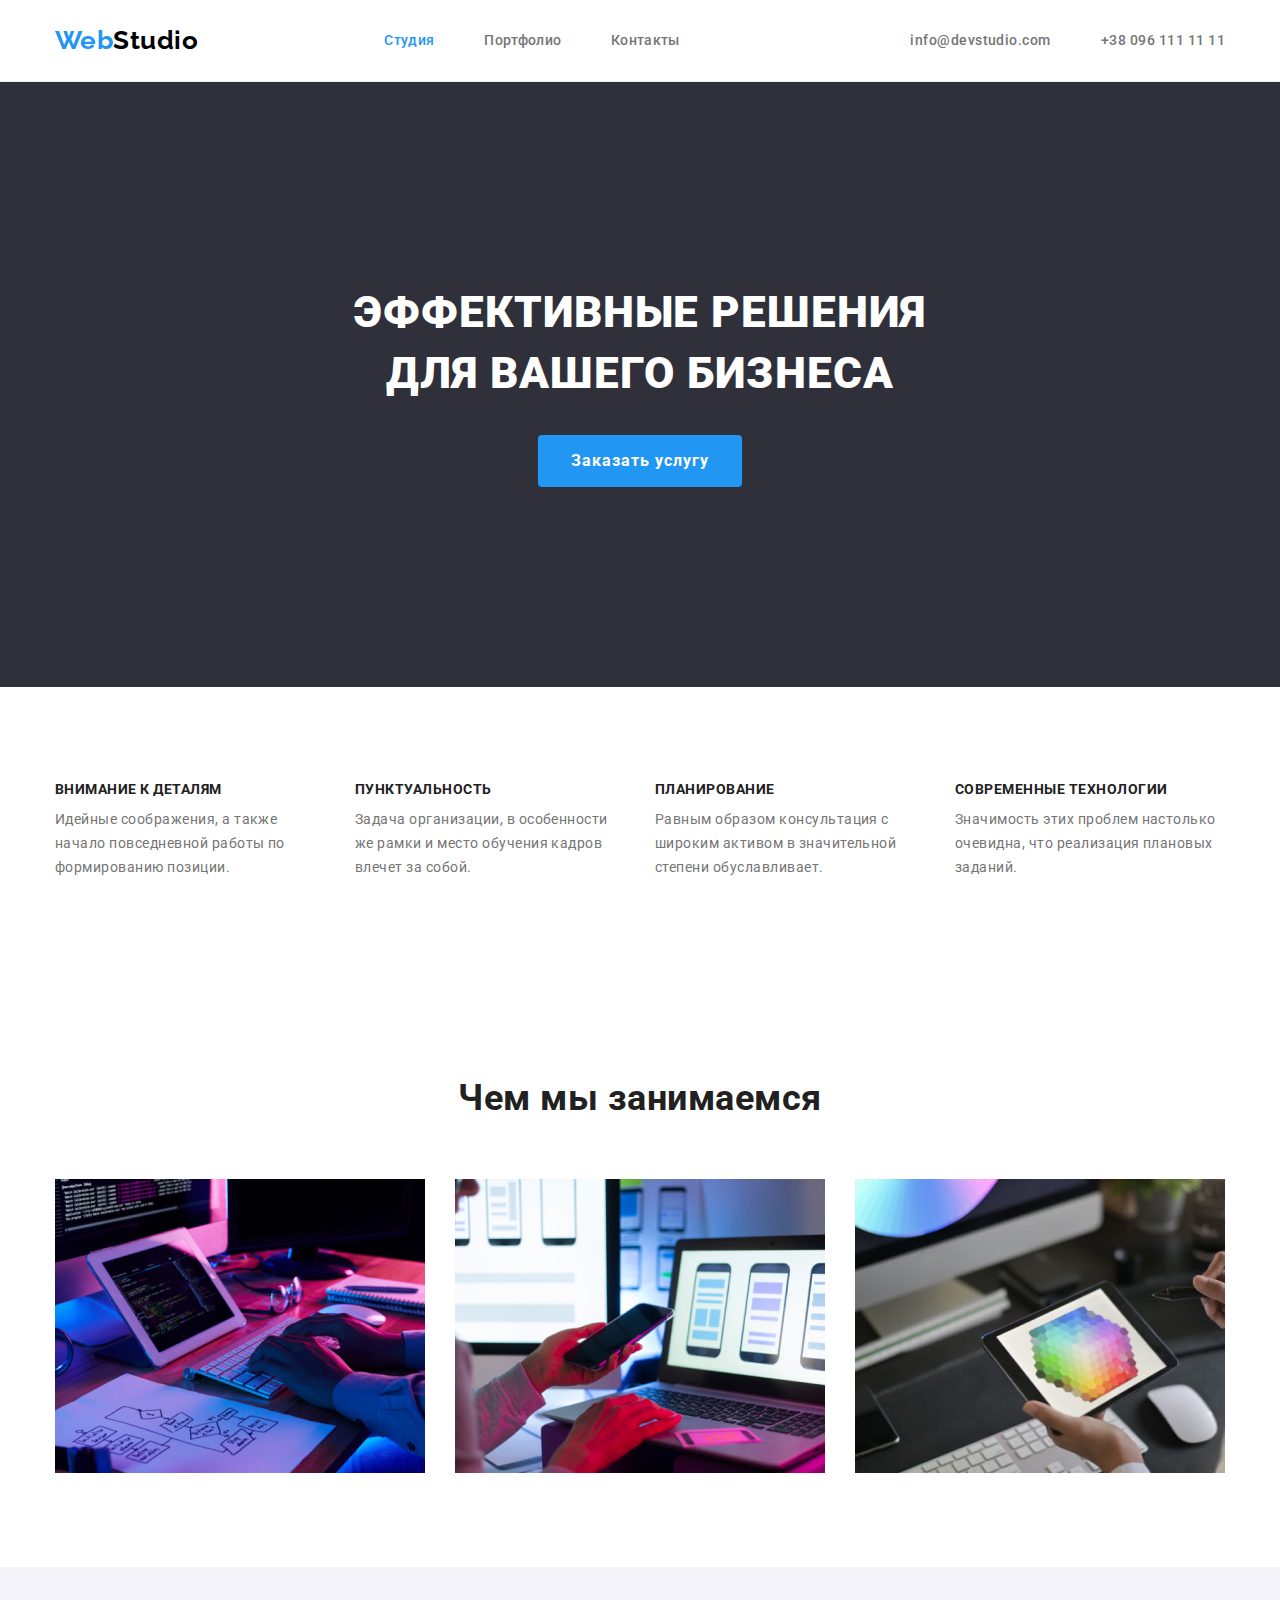
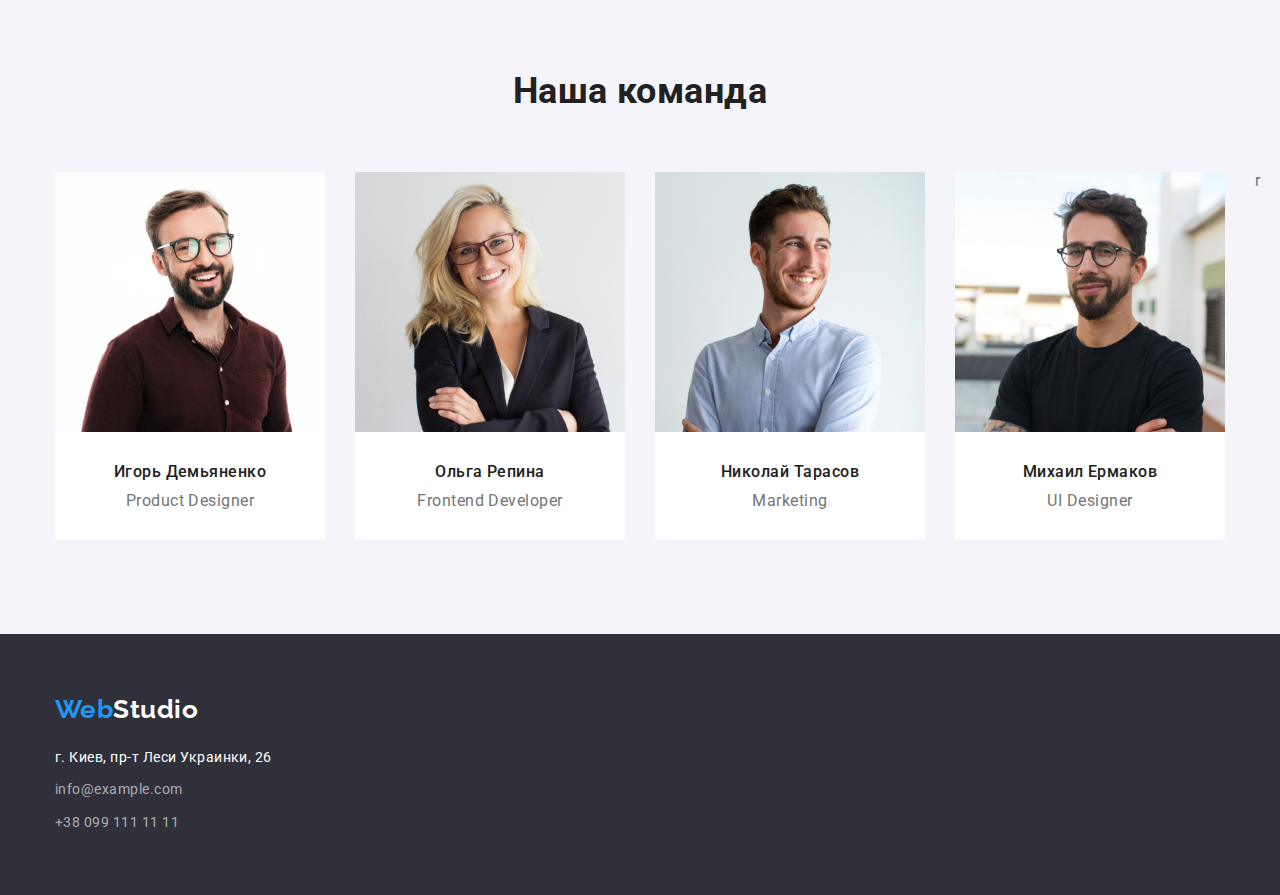
<file: index.html>
<!DOCTYPE html>
<html lang="ru">
  <head>
    <link rel="preconnect" href="https://fonts.googleapis.com" />
    <link rel="preconnect" href="https://fonts.gstatic.com" crossorigin />
    <link
      href="https://fonts.googleapis.com/css2?family=Raleway:wght@700&family=Roboto:wght@400;500;700;900&display=swap"
      rel="stylesheet"
    />
    <meta charset="UTF-8" />
    <meta http-equiv="X-UA-Compatible" content="IE=edge" />
    <meta name="viewport" content="width=device-width, initial-scale=1.0" />
    <title>Document</title>
    <link
      rel="stylesheet"
      href="https://cdnjs.cloudflare.com/ajax/libs/modern-normalize/1.1.0/modern-normalize.min.css"
    />
    <link rel="stylesheet" href="./css/styles.css" />
  </head>
  <body>
    <header class="header">
      <div class="container upper">
        <a class="logo" href="./index.html"
          >Web<span class="logo-part">Studio</span>
        </a>
        <nav class="nav-atelier">
          <ul class="site-nav list">
            <li><a class="link studios" href="./index.html">Студия</a></li>
            <li><a class="link" href="./portfolio.html">Портфолио</a></li>
            <li><a class="link" href="#">Контакты</a></li>
          </ul>
        </nav>
        <ul class="auth-nav list">
          <li>
            <a class="link mailto" href="mailto:info@devstudio.com"
              >info@devstudio.com</a
            >
          </li>
          <li>
            <a class="link" href="tel:+380961111111">+38 096 111 11 11</a>
          </li>
        </ul>
      </div>
    </header>
    <main>
      <section class="hero">
        <div class="container">
          <h1 class="hero-title">
            Эффективные решения <br />
            для вашего бизнеса
          </h1>
          <button class="hero-button" type="button">Заказать услугу</button>
        </div>
      </section>
      <section class="skills section">
        <div class="container">
          <h2 class="visually-hidden">Наши преимущества</h2>
          <ul class="skills-list list">
            <li>
              <h3 class="title">Внимание к деталям</h3>
              <p>
                Идейные соображения, а также начало повседневной работы по
                формированию позиции.
              </p>
            </li>
            <li>
              <h3 class="title">Пунктуальность</h3>
              <p>
                Задача организации, в особенности же рамки и место обучения
                кадров влечет за собой.
              </p>
            </li>
            <li>
              <h3 class="title">Планирование</h3>
              <p>
                Равным образом консультация с широким активом в значительной
                степени обуславливает.
              </p>
            </li>
            <li>
              <h3 class="title">Современные технологии</h3>
              <p>
                Значимость этих проблем настолько очевидна, что реализация
                плановых заданий.
              </p>
            </li>
          </ul>
        </div>
      </section>
      <section class="work section">
        <div class="container">
          <h2 class="work-title section-title">Чем мы занимаемся</h2>
          <ul class="work-list list">
            <li>
              <img src="./images/work1.jpg" alt="Член команды" width="370" />
            </li>
            <li>
              <img src="./images/work2.jpg" alt="Член команды" width="370" />
            </li>
            <li>
              <img src="./images/work3.jpg" alt="Член команды" width="370" />
            </li>
          </ul>
        </div>
      </section>
      <section class="team section">
        <div class="container">
          <h2 class="section-title">Наша команда</h2>
          <ul class="team-list list">
            <li>
              <img
                src="./images/comand1.jpg"
                width="270"
                alt="Игорь Демьяненко"
              />
              <div class="team-list-comment">
                <h3 class="title">Игорь Демьяненко</h3>
                <p lang="en">Product Designer</p>
              </div>
            </li>
            <li>
              <img src="./images/comand2.jpg" width="270" alt="Ольга Репина" />
              <div class="team-list-comment">
                <h3 class="title">Ольга Репина</h3>
                <p lang="en">Frontend Developer</p>
              </div>
            </li>
            <li>
              <img
                src="./images/comand3.jpg"
                width="270"
                alt="Николай Тарасов"
              />
              <div class="team-list-comment">
                <h3 class="title">Николай Тарасов</h3>
                <p lang="en">Marketing</p>
              </div>
            </li>
            <li>
              <img
                src="./images/comand4.jpg"
                width="270"
                alt="Михаил Ермаков"
              />
              <div class="team-list-comment">
                <h3 class="title">Михаил Ермаков</h3>
                <p lang="en">UI Designer</p>
              </div>
            </li>
            r
          </ul>
        </div>
      </section>
    </main>
    <footer class="footer">
      <div class="container down-container">
        <a class="logo-footer" href="./index.html"
          >Web<span class="logo-footer-part">Studio</span>
        </a>
        <address class="footer-adress">
          <p>г. Киев, пр-т Леси Украинки, 26</p>
          <ul class="footer-list">
            <li>
              <a class="link-footer" href="mailto:info@example.com"
                >info@example.com</a
              >
            </li>
            <li class="footer-list-tel">
              <a class="link-footer" href="tel:+380991111111"
                >+38 099 111 11 11</a
              >
            </li>
          </ul>
        </address>
      </div>
    </footer>
  </body>
</html>
</file>
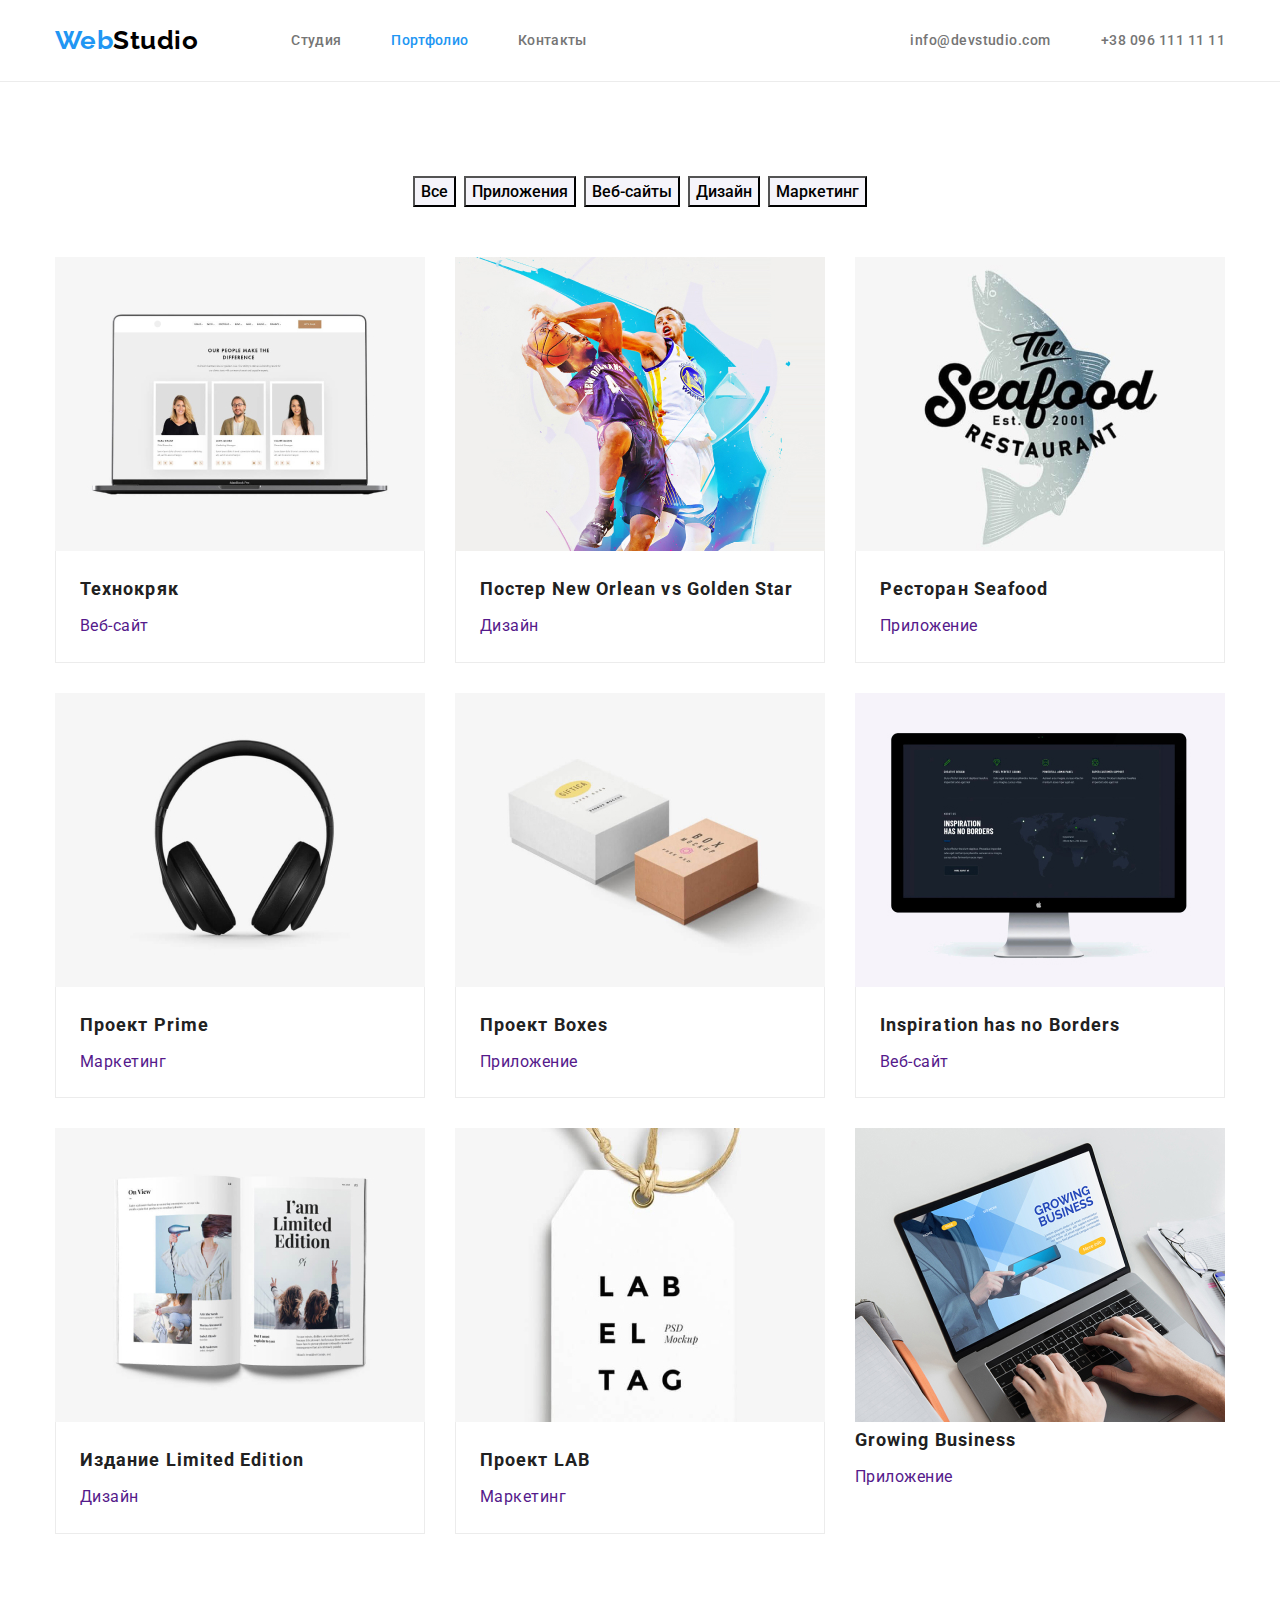
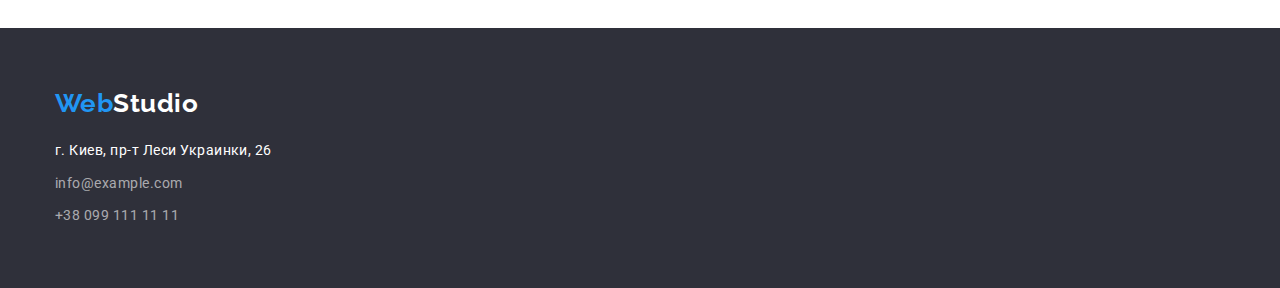
<file: portfolio.html>
<!DOCTYPE html>
<html lang="ru">
  <head>
    <meta charset="UTF-8" />
    <meta http-equiv="X-UA-Compatible" content="IE=edge" />
    <meta name="viewport" content="width=device-width, initial-scale=1.0" />
    <title>Document</title>
    <link rel="preconnect" href="https://fonts.googleapis.com" />
    <link rel="preconnect" href="https://fonts.gstatic.com" crossorigin />
    <link
      href="https://fonts.googleapis.com/css2?family=Raleway:wght@700&family=Roboto:wght@400;500;700;900&display=swap"
      rel="stylesheet"
    />
    <link
      rel="stylesheet"
      href="https://cdnjs.cloudflare.com/ajax/libs/modern-normalize/1.1.0/modern-normalize.min.css"
    />
    <link rel="stylesheet" href="./css/styles.css" />
  </head>
  <body>
    <header class="header">
      <div class="container upper">
        <a class="logo" href="./index.html"
          >Web<span class="logo-part">Studio</span>
        </a>
        <nav>
          <ul class="site-nav list">
            <li><a class="link" href="./index.html">Студия</a></li>
            <li>
              <a class="link portfolio" href="./portfolio.html">Портфолио</a>
            </li>
            <li><a class="link" href="#">Контакты</a></li>
          </ul>
        </nav>
        <ul class="auth-nav list">
          <li>
            <a class="link mailto" href="mailto:info@devstudio.com"
              >info@devstudio.com</a
            >
          </li>
          <li>
            <a class="link" href="tel:+380961111111">+38 096 111 11 11</a>
          </li>
        </ul>
      </div>
    </header>
    <main>
      <section class="portfolio-section">
        <div class="portfolio-container container">
          <ul class="portfolio-nav list">
            <li><button class="portfolio-button" type="button">Все</button></li>
            <li>
              <button class="portfolio-button" type="button">Приложения</button>
            </li>
            <li>
              <button class="portfolio-button" type="button">Веб-сайты</button>
            </li>
            <li>
              <button class="portfolio-button" type="button">Дизайн</button>
            </li>
            <li>
              <button class="portfolio-button" type="button">Маркетинг</button>
            </li>
          </ul>
          <ul class="portfolio-list list">
            <li>
              <a href="">
                <img src="./images/portfolio1.jpg" alt="Анкеты" width="370" />
                <div class="portfolio-list-comment">
                  <h2 class="title">Технокряк</h2>
                  <p>Веб-сайт</p>
                </div>
              </a>
            </li>
            <li>
              <a href="">
                <img
                  src="./images/portfolio2.jpg"
                  alt="Баскетбол"
                  width="370"
                />
                <div class="portfolio-list-comment">
                  <h2 class="title">Постер New Orlean vs Golden Star</h2>
                  <p>Дизайн</p>
                </div>
              </a>
            </li>
            <li>
              <a href="">
                <img src="./images/portfolio3.jpg" alt="Ресторан" width="370" />
                <div class="portfolio-list-comment">
                  <h2 class="title">Ресторан Seafood</h2>
                  <p>Приложение</p>
                </div>
              </a>
            </li>
            <li>
              <a href="">
                <img src="./images/portfolio4.jpg" alt="Наушники" width="370" />
                <div class="portfolio-list-comment">
                  <h2 class="title">Проект Prime</h2>
                  <p>Маркетинг</p>
                </div>
              </a>
            </li>
            <li>
              <a href="">
                <img src="./images/portfolio5.jpg" alt="Коробки" width="370" />
                <div class="portfolio-list-comment">
                  <h2 class="title">Проект Boxes</h2>
                  <p>Приложение</p>
                </div>
              </a>
            </li>
            <li>
              <a href="">
                <img src="./images/portfolio6.jpg" alt="Монитор" width="370" />
                <div class="portfolio-list-comment">
                  <h2 class="title">Inspiration has no Borders</h2>
                  <p>Веб-сайт</p>
                </div>
              </a>
            </li>
            <li>
              <a href="">
                <img src="./images/portfolio7.jpg" alt="Журнал" width="370" />
                <div class="portfolio-list-comment">
                  <h2 class="title">Издание Limited Edition</h2>
                  <p>Дизайн</p>
                </div>
              </a>
            </li>
            <li>
              <a href="">
                <img src="./images/portfolio8.jpg" alt="Бирка" width="370" />
                <div class="portfolio-list-comment">
                  <h2 class="title">Проект LAB</h2>
                  <p>Маркетинг</p>
                </div>
              </a>
            </li>
            <li>
              <a href="">
                <img src="./images/portfolio9.jpg" alt="Ноутбук" width="370" />
                <div class="portfolio-lis-comment">
                  <h2 class="title">Growing Business</h2>
                  <p>Приложение</p>
                </div>
              </a>
            </li>
          </ul>
        </div>
      </section>
    </main>
    <footer class="footer">
      <div class="container down-container">
        <a class="logo-footer" href="./index.html"
          >Web<span class="logo-footer-part">Studio</span>
        </a>
        <address class="footer-adress">
          <p>г. Киев, пр-т Леси Украинки, 26</p>
          <ul class="footer-list">
            <li>
              <a class="link-footer" href="mailto:info@example.com"
                >info@example.com</a
              >
            </li>
            <li class="footer-list-tel">
              <a class="link-footer" href="tel:+380991111111"
                >+38 099 111 11 11</a
              >
            </li>
          </ul>
        </address>
      </div>
    </footer>
  </body>
</html>
</file>
<file: css/styles.css>
:root {
  --primary-text-color: #757575;
  --title-text-color: #212121;
  --accent-color: #2196f3;
  --card-set-gap: 30px;
}
/* цвет заголовков #212121 */
/* цвет текста #757575 */
/* цвет акцента #2196F3 */
/* Белый #FFFFFF */
body {
  background-color: #ffffff;
  color: var(--primary-text-color);
  font-family: Roboto, sans-serif;
  letter-spacing: 0.03em;
}
h1,
h2,
h3,
p,
ul {
  margin-top: 0;
  margin-bottom: 0;
}
img {
  display: block;
}
.upper {
  display: flex;
  align-items: center;
}
.container {
  width: 1200px;
  padding-left: 15px;
  padding-right: 15px;
  margin-left: auto;
  margin-right: auto;
}
.nav-atelier {
  margin-left: 93px;
}
.link {
  display: block;
  padding: 32px 0;

  text-decoration: none;
  font-weight: 500;
  font-size: 14px;
  line-height: 1.2;
}
/* HEDER */
.header {
  border-bottom: 1px solid#ececec;
}
/* logo */
.logo {
  justify-content: center;

  color: var(--accent-color);
  font-family: Raleway, cursive;
  text-decoration: none;
  font-weight: 700;
  font-size: 26px;
  line-height: 1.2;
}
.logo-part {
  color: #000000;
}

/* site-nav */

.site-nav {
  padding: 0;
  margin-left: 93px;

  align-items: center;
  letter-spacing: 0.02em;
}
.site-nav .link {
  color: var(--title--color);
}
.site-nav .studios {
  margin-left: 0;
}
.site-nav li:not(:first-child) {
  margin-left: 50px;
}

.site-nav .link:hover,
.site-nav .link:focus {
  color: var(--accent-color);
}
.site-nav .studios,
.site-nav .portfolio {
  color: var(--accent-color);
}
.auth-nav {
  margin-left: auto;
}
.auth-nav li:not(:last-child) {
  margin-right: 50px;
}
.auth-nav .link {
  color: var(--primary-text-color);
}
.auth-nav :hover,
.auth-nav :focus {
  color: var(--accent-color);
}
/* Hero */
.hero {
  padding-top: 200px;
  padding-bottom: 200px;
  background-color: #2f303a;
  color: #ffffff;
  letter-spacing: 0.06em;
  text-align: center;
}
.hero-title {
  margin: 0 auto;
  max-width: 696px;
  font-weight: 900;
  font-size: 44px;
  line-height: 1.4;
  text-transform: uppercase;
}
.hero-button {
  margin-top: 30px;
  padding: 10px 32px;
  border: 1px solid transparent;
  border-radius: 4px;
  background-color: #2196f3;
  color: #ffffff;
  font-family: inherit;
  letter-spacing: inherit;
  font-weight: 700;
  font-size: 16px;
  line-height: 1.9;
  cursor: pointer;
}
.hero-button:hover,
.hero-button:focus {
  background-color: #188ce8;
}
/* Section */
.section {
  padding-top: 94px;
  padding-bottom: 94px;
}
.section-title {
  color: var(--title-text-color);
  font-weight: 700;
  font-size: 36px;
  line-height: 1.7;
  text-align: center;
}
.list {
  display: flex;
  padding: 0;
  list-style: none;
}
.title {
  color: var(--title-text-color);
}
/* Skills */
.visually-hidden {
  position: absolute;
  width: 1px;
  height: 1px;
  margin: -1px;
  border: 0;
  padding: 0;

  white-space: nowrap;
  clip-path: inset(100%);
  clip: rect(0 0 0 0);
  overflow: hidden;
}
.skills .title {
  font-weight: 700;
  font-size: 14px;
  line-height: 1.2;
}
.skills-list .title {
  margin-bottom: 10px;
  text-transform: uppercase;
}
.skills p {
  font-size: 14px;
  line-height: 1.7;
}
.skills-list li {
  flex-basis: calc(100% / 4-var(--card-set-gap));
}
.skills-list li {
  margin-right: var(--card-set-gap);
  width: 270px;
}
.skills-list {
  margin-right: -30px;
}
/* НАШИ РАБОТЫ */
.section-title {
  margin-bottom: 50px;
}
.work-list {
  margin-right: -30px;
}
.work-list li {
  max-width: 370px;
  margin-right: var(--card-set-gap);
}
/* team */
.team {
  padding-bottom: 94px;
  background-color: #f5f4fa;
}
.team-list {
  margin-right: -30px;
  text-align: center;
}
.team-list li {
  margin-right: var(--card-set-gap);
  background-color: #ffffff;
  width: 270px;
}
.team-list-comment {
  padding-top: 30px;
  padding-bottom: 30px;
}
.team .title {
  margin-bottom: 10px;
  font-weight: 500;
  font-size: 16px;
  line-height: 1.2;
}
.team p {
  font-size: 16px;
  line-height: 1.2;
}
/* footer */
.footer {
  padding-top: 60px;
  padding-bottom: 60px;
  background-color: #2f303a;
}
.logo-footer {
  margin-bottom: 20px;
  /* justify-content: left; */
  display: block;
  color: var(--accent-color);
  font-family: Raleway;
  text-decoration: none;
  font-weight: 700;
  font-size: 26px;
  line-height: 1.2;
}
.logo-footer-part {
  color: #ffffff;
}
.footer-adress {
  font-style: normal;
  font-size: 14px;
  line-height: 1.7;
}
.footer-adress p {
  font-weight: 400;
  color: #ffffff;
}
.footer-list {
  margin-top: 9px;
  list-style: none;
  padding: 0;
}
.footer-list-tel {
  margin-top: 9px;
}
.link-footer {
  display: inline-block;
  text-decoration: none;
}
.footer-adress .link-footer {
  color: rgba(255, 255, 255, 0.6);
  font-weight: 400;
  font-size: 14px;
  line-height: 1.7;
}
.footer-adress .link-footer:hover,
.footer-adress .link-footer:focus {
  color: var(--accent-color);
}
/* .footer-adress :hover,
.footer-adress :focus {
  color: var(--accent-color);
} */
/* PORTFOLIO */
.portfolio-section {
  padding: 94px 0;
}
/* .portfolio-container {
  margin-top: 94px;
} */
.portfolio-nav {
  margin-bottom: 50px;
  margin-right: -8px;
  justify-content: center;
  color: var(--title-text-color);
}
.portfolio-nav li {
  margin-right: 8px;
  border-radius: 4px;
}

.portfolio-button {
  background-color: #f5f4fa;
  font-weight: 500;
  font-size: 16px;
  line-height: 1.6;
  cursor: pointer;
}
.portfolio-button:hover {
  background-color: var(--accent-color);
  color: #ffffff;
}
.portfolio-list {
  flex-wrap: wrap;
  margin-right: calc(-1 * var(--card-set-gap));
  margin-top: calc(-1 * var(--card-set-gap));
}
.portfolio-list li {
  width: 370px;
  margin-right: var(--card-set-gap);
  margin-top: var(--card-set-gap);
}
.portfolio-list-comment {
  padding: 20px 24px;
  border-left: 1px solid#ececec;
  border-right: 1px solid#ececec;
  border-bottom: 1px solid#ececec;
}
.portfolio-list a {
  text-decoration: none;
}
.portfolio-list img {
  /* margin-bottom: 20px; */
}

.portfolio-list .title {
  margin-bottom: 4px;
  letter-spacing: 0.06em;
  font-weight: bold;
  font-size: 18px;
  line-height: 2;
}
.portfolio-list p {
  font-size: 16px;
  line-height: 1.9;
}
</file>
